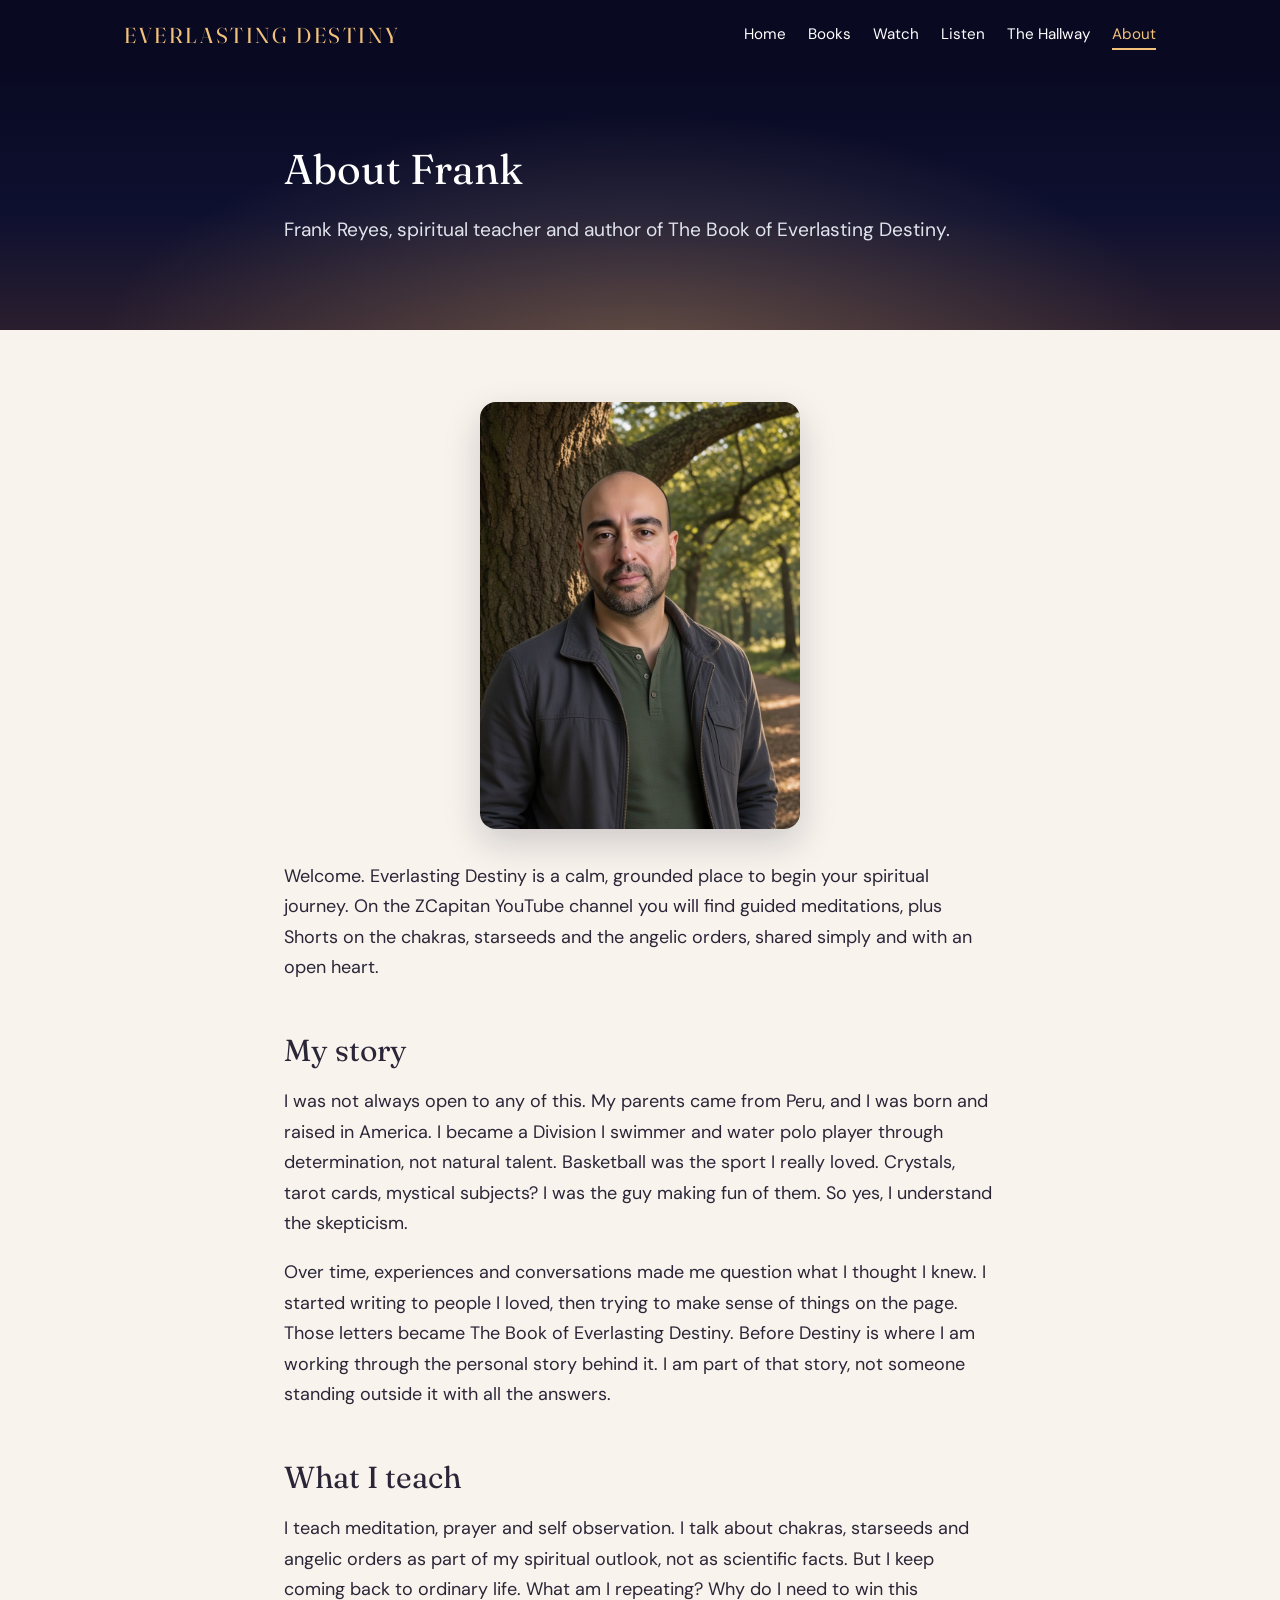
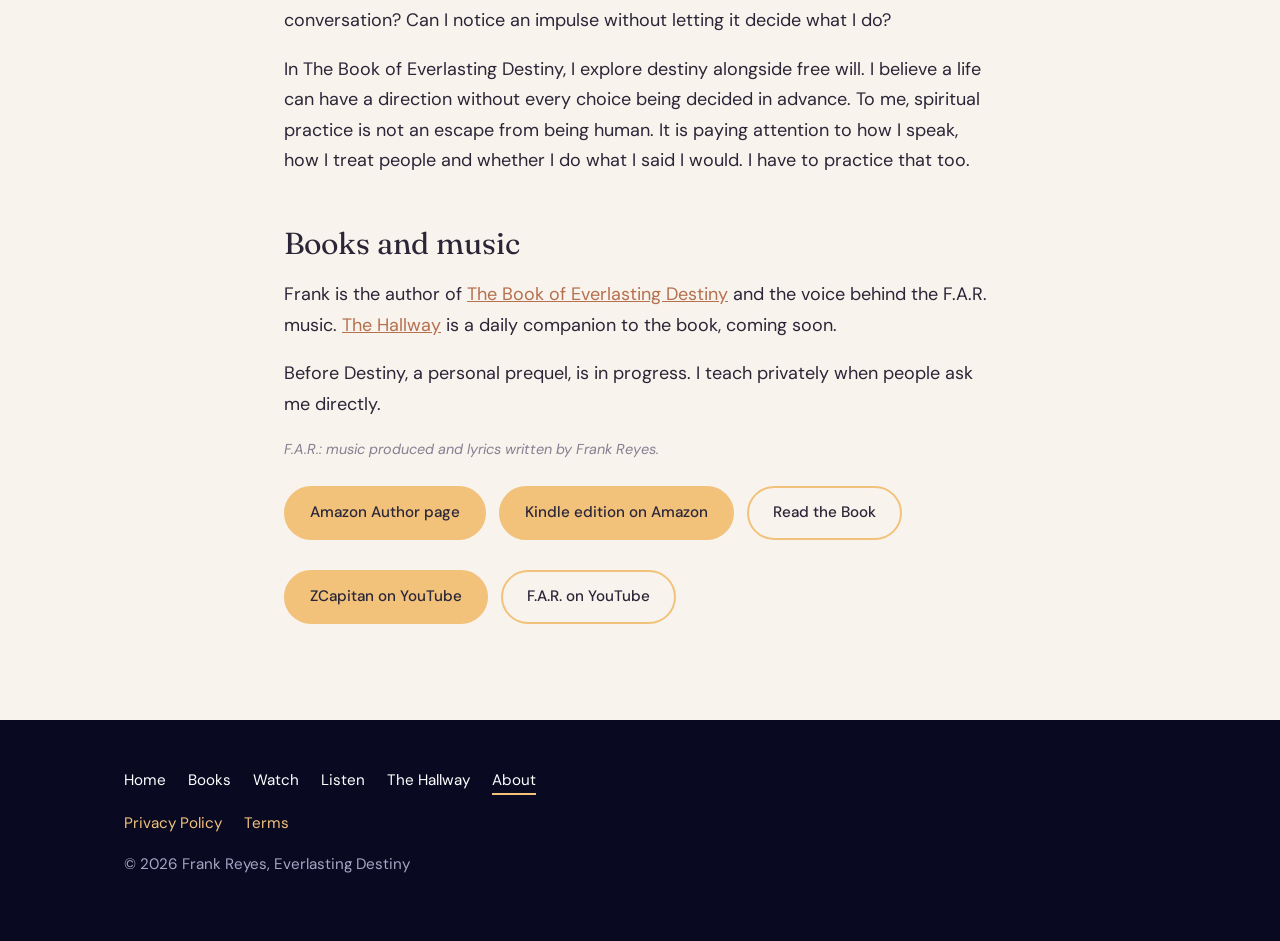
<file: about.html>
<!DOCTYPE html>
<html lang="en">
<head>
<meta charset="utf-8">
<meta name="viewport" content="width=device-width, initial-scale=1">
<title>About | Everlasting Destiny | Frank Reyes</title>
<meta name="description" content="Frank Reyes, spiritual teacher and author of The Book of Everlasting Destiny. Everlasting Destiny is a calm, grounded place to begin your spiritual journey. On the ZCapitan YouTube channel you will find guided meditations, plus Shorts on the chakras, starseeds and the angelic orders, shared simply and with an open heart.">
<link rel="canonical" href="https://everlastingdestiny.com/about.html">
<script type="application/ld+json">
{
 "@context": "https://schema.org",
 "@graph": [
  {
   "@type": "WebSite",
   "@id": "https://everlastingdestiny.com/#website",
   "url": "https://everlastingdestiny.com/",
   "name": "Everlasting Destiny",
   "publisher": {
    "@id": "https://everlastingdestiny.com/#person"
   },
   "inLanguage": "en"
  },
  {
   "@type": "Person",
   "@id": "https://everlastingdestiny.com/#person",
   "name": "Frank Reyes",
   "url": "https://everlastingdestiny.com/about.html",
   "description": "Frank Reyes, spiritual teacher and author of The Book of Everlasting Destiny.",
   "sameAs": [
    "https://www.youtube.com/@zcapitan11-11",
    "https://www.youtube.com/channel/UCcsgFkU-D784oD-atWfQndQ",
    "https://www.youtube.com/@FARofficialmusic",
    "https://open.spotify.com/artist/4A9txgDPPvknNL4i1zUjVq",
    "https://www.amazon.com/author/frankreyes"
   ]
  },
  {
   "@type": "AboutPage",
   "@id": "https://everlastingdestiny.com/about.html#webpage",
   "url": "https://everlastingdestiny.com/about.html",
   "name": "About | Everlasting Destiny | Frank Reyes",
   "description": "Frank Reyes, spiritual teacher and author of The Book of Everlasting Destiny. Everlasting Destiny is a calm, grounded place to begin your spiritual journey. On the ZCapitan YouTube channel you will find guided meditations, plus Shorts on the chakras, starseeds and the angelic orders, shared simply and with an open heart.",
   "isPartOf": {
    "@id": "https://everlastingdestiny.com/#website"
   },
   "inLanguage": "en",
   "about": {
    "@id": "https://everlastingdestiny.com/#person"
   },
   "mainEntity": {
    "@id": "https://everlastingdestiny.com/#person"
   }
  }
 ]
}
</script>
<link rel="stylesheet" href="style.css">
</head>
<body>
<header class="site-header"><div class="wrap">
<a class="brand" href="index.html" aria-label="Everlasting Destiny, home">Everlasting Destiny</a>
<nav><a href="index.html">Home</a><a href="books.html">Books</a><a href="watch.html">Watch</a><a href="listen.html">Listen</a><a href="destiny-app.html">The Hallway</a><a href="about.html" aria-current="page">About</a></nav>
</div></header>
<main>
<section class="hero small"><div class="wrap narrow">
<h1>About Frank</h1>
<p class="lead">Frank Reyes, spiritual teacher and author of The Book of Everlasting Destiny.</p>
</div></section>
<section><div class="wrap narrow">
<div class="photo"><img src="images/frank-author-trees.jpg" alt="Portrait of Frank Reyes among trees" width="864" height="1152"></div>
<p>Welcome. Everlasting Destiny is a calm, grounded place to begin your spiritual journey. On the ZCapitan YouTube channel you will find guided meditations, plus Shorts on the chakras, starseeds and the angelic orders, shared simply and with an open heart.</p>
<h2>My story</h2>
<p>I was not always open to any of this. My parents came from Peru, and I was born and raised in America. I became a Division I swimmer and water polo player through determination, not natural talent. Basketball was the sport I really loved. Crystals, tarot cards, mystical subjects? I was the guy making fun of them. So yes, I understand the skepticism.</p>
<p>Over time, experiences and conversations made me question what I thought I knew. I started writing to people I loved, then trying to make sense of things on the page. Those letters became The Book of Everlasting Destiny. Before Destiny is where I am working through the personal story behind it. I am part of that story, not someone standing outside it with all the answers.</p>
<h2>What I teach</h2>
<p>I teach meditation, prayer and self observation. I talk about chakras, starseeds and angelic orders as part of my spiritual outlook, not as scientific facts. But I keep coming back to ordinary life. What am I repeating? Why do I need to win this conversation? Can I notice an impulse without letting it decide what I do?</p>
<p>In The Book of Everlasting Destiny, I explore destiny alongside free will. I believe a life can have a direction without every choice being decided in advance. To me, spiritual practice is not an escape from being human. It is paying attention to how I speak, how I treat people and whether I do what I said I would. I have to practice that too.</p>
<h2>Books and music</h2>
<p>Frank is the author of <a href="books.html">The Book of Everlasting Destiny</a> and the voice behind the F.A.R. music. <a href="destiny-app.html">The Hallway</a> is a daily companion to the book, coming soon.</p>
<p>Before Destiny, a personal prequel, is in progress. I teach privately when people ask me directly.</p>
<p class="credit">F.A.R.: music produced and lyrics written by Frank Reyes.</p>
<p><a class="btn" href="https://www.amazon.com/author/frankreyes">Amazon Author page</a> <a class="btn" href="https://www.amazon.com/dp/B0GX2WRFKX">Kindle edition on Amazon</a> <a class="btn ghost" href="books.html">Read the Book</a></p>
<p><a class="btn" href="https://youtube.com/@zcapitan11-11">ZCapitan on YouTube</a> <a class="btn ghost" href="https://www.youtube.com/channel/UCcsgFkU-D784oD-atWfQndQ">F.A.R. on YouTube</a></p>
</div></section>
</main>
<footer class="site-footer"><div class="wrap">
<nav><a href="index.html">Home</a><a href="books.html">Books</a><a href="watch.html">Watch</a><a href="listen.html">Listen</a><a href="destiny-app.html">The Hallway</a><a href="about.html" aria-current="page">About</a></nav>
<p class="legal"><a href="privacy.html">Privacy Policy</a> <a href="terms.html">Terms</a></p>
<p>&copy; 2026 Frank Reyes, Everlasting Destiny</p>
</div></footer>
</body>
</html>
</file>
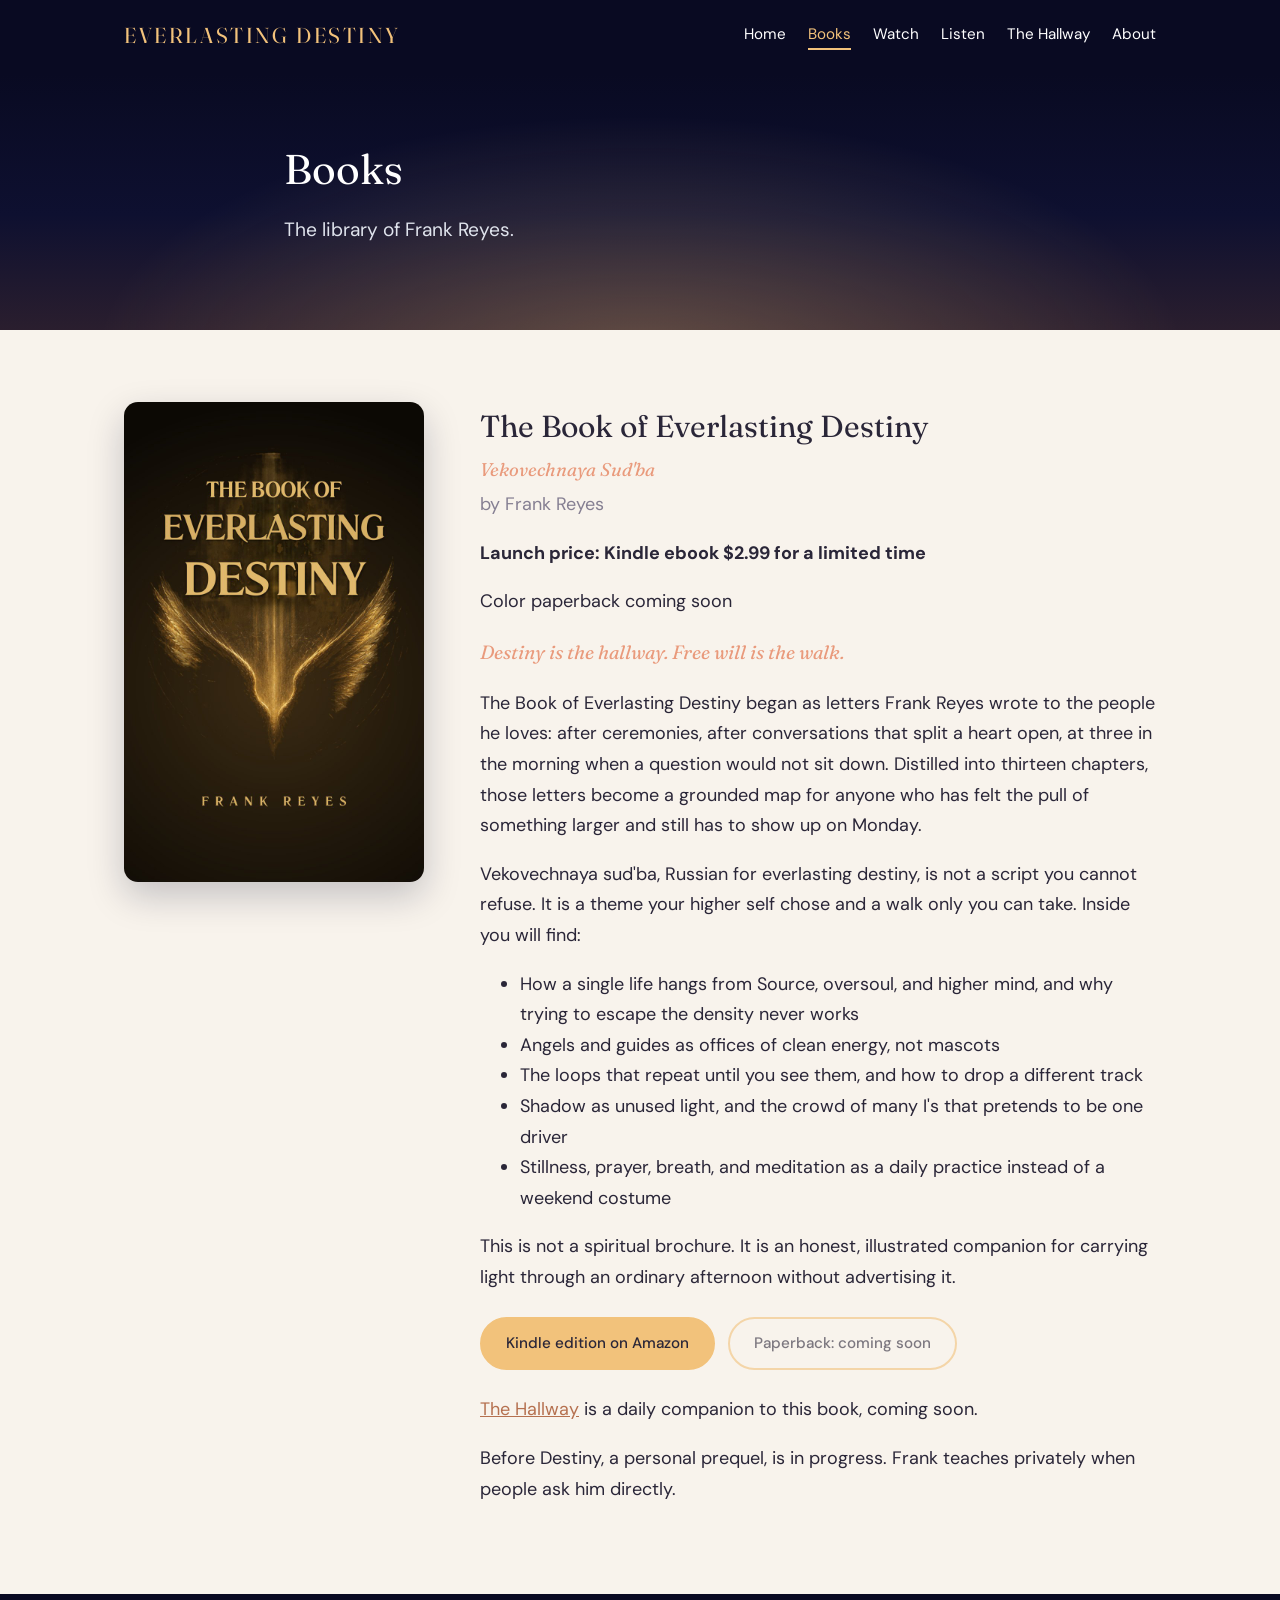
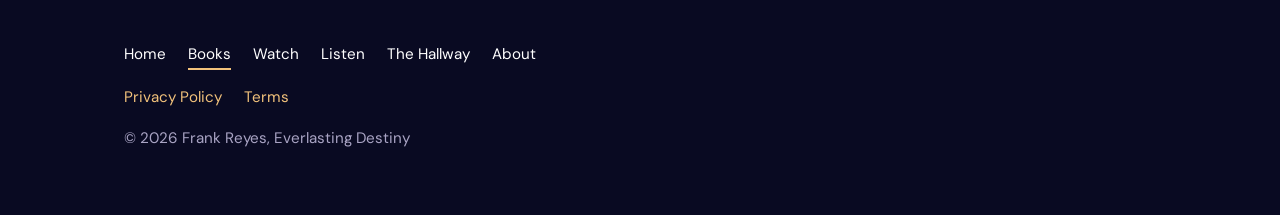
<file: books.html>
<!DOCTYPE html>
<html lang="en">
<head>
<meta charset="utf-8">
<meta name="viewport" content="width=device-width, initial-scale=1">
<title>Books | Everlasting Destiny | Frank Reyes</title>
<meta name="description" content="The Book of Everlasting Destiny by Frank Reyes. Destiny is the hallway. Free will is the walk. Thirteen chapters distilled from letters, a grounded map for anyone who has felt the pull of something larger.">
<link rel="canonical" href="https://everlastingdestiny.com/books.html">
<script type="application/ld+json">
{
 "@context": "https://schema.org",
 "@graph": [
  {
   "@type": "WebSite",
   "@id": "https://everlastingdestiny.com/#website",
   "url": "https://everlastingdestiny.com/",
   "name": "Everlasting Destiny",
   "publisher": {
    "@id": "https://everlastingdestiny.com/#person"
   },
   "inLanguage": "en"
  },
  {
   "@type": "Person",
   "@id": "https://everlastingdestiny.com/#person",
   "name": "Frank Reyes",
   "url": "https://everlastingdestiny.com/about.html",
   "description": "Frank Reyes, spiritual teacher and author of The Book of Everlasting Destiny.",
   "sameAs": [
    "https://www.youtube.com/@zcapitan11-11",
    "https://www.youtube.com/channel/UCcsgFkU-D784oD-atWfQndQ",
    "https://www.youtube.com/@FARofficialmusic",
    "https://open.spotify.com/artist/4A9txgDPPvknNL4i1zUjVq",
    "https://www.amazon.com/author/frankreyes"
   ]
  },
  {
   "@type": "ItemPage",
   "@id": "https://everlastingdestiny.com/books.html#webpage",
   "url": "https://everlastingdestiny.com/books.html",
   "name": "Books | Everlasting Destiny | Frank Reyes",
   "description": "The Book of Everlasting Destiny by Frank Reyes. Destiny is the hallway. Free will is the walk. Thirteen chapters distilled from letters, a grounded map for anyone who has felt the pull of something larger.",
   "isPartOf": {
    "@id": "https://everlastingdestiny.com/#website"
   },
   "inLanguage": "en",
   "mainEntity": {
    "@id": "https://everlastingdestiny.com/books.html#book"
   }
  },
  {
   "@type": "Book",
   "@id": "https://everlastingdestiny.com/books.html#book",
   "name": "The Book of Everlasting Destiny",
   "alternateName": "Vekovechnaya Sud'ba",
   "author": {
    "@id": "https://everlastingdestiny.com/#person"
   },
   "image": "https://everlastingdestiny.com/images/everlasting-destiny-cover.jpg",
   "url": "https://everlastingdestiny.com/books.html",
   "inLanguage": "en",
   "workExample": {
    "@type": "Book",
    "@id": "https://everlastingdestiny.com/books.html#kindle",
    "name": "The Book of Everlasting Destiny (Kindle edition)",
    "bookFormat": "https://schema.org/EBook",
    "author": {
     "@id": "https://everlastingdestiny.com/#person"
    },
    "identifier": {
     "@type": "PropertyValue",
     "propertyID": "ASIN",
     "value": "B0GX2WRFKX"
    },
    "url": "https://www.amazon.com/dp/B0GX2WRFKX",
    "offers": {
     "@type": "Offer",
     "price": "2.99",
     "priceCurrency": "USD",
     "url": "https://www.amazon.com/dp/B0GX2WRFKX",
     "availability": "https://schema.org/InStock",
     "seller": {
      "@type": "Organization",
      "name": "Amazon"
     }
    }
   }
  }
 ]
}
</script>
<link rel="stylesheet" href="style.css">
</head>
<body>
<header class="site-header"><div class="wrap">
<a class="brand" href="index.html" aria-label="Everlasting Destiny, home">Everlasting Destiny</a>
<nav><a href="index.html">Home</a><a href="books.html" aria-current="page">Books</a><a href="watch.html">Watch</a><a href="listen.html">Listen</a><a href="destiny-app.html">The Hallway</a><a href="about.html">About</a></nav>
</div></header>
<main>
<section class="hero small"><div class="wrap narrow">
<h1>Books</h1>
<p class="lead">The library of Frank Reyes.</p>
</div></section>
<section><div class="wrap">
<article class="book">
<img class="cover" src="images/everlasting-destiny-cover.jpg" alt="Cover of The Book of Everlasting Destiny by Frank Reyes" width="800" height="1280">
<div>
<h2>The Book of Everlasting Destiny</h2>
<p class="subtitle">Vekovechnaya Sud'ba</p>
<p class="byline">by Frank Reyes</p>
<p class="launch"><strong>Launch price: Kindle ebook $2.99 for a limited time</strong></p>
<p>Color paperback coming soon</p>
<p class="tagline">Destiny is the hallway. Free will is the walk.</p>
<p>The Book of Everlasting Destiny began as letters Frank Reyes wrote to the people he loves: after ceremonies, after conversations that split a heart open, at three in the morning when a question would not sit down. Distilled into thirteen chapters, those letters become a grounded map for anyone who has felt the pull of something larger and still has to show up on Monday.</p>
<p>Vekovechnaya sud'ba, Russian for everlasting destiny, is not a script you cannot refuse. It is a theme your higher self chose and a walk only you can take. Inside you will find:</p>
<ul>
<li>How a single life hangs from Source, oversoul, and higher mind, and why trying to escape the density never works</li>
<li>Angels and guides as offices of clean energy, not mascots</li>
<li>The loops that repeat until you see them, and how to drop a different track</li>
<li>Shadow as unused light, and the crowd of many I's that pretends to be one driver</li>
<li>Stillness, prayer, breath, and meditation as a daily practice instead of a weekend costume</li>
</ul>
<p>This is not a spiritual brochure. It is an honest, illustrated companion for carrying light through an ordinary afternoon without advertising it.</p>
<!-- PLACEHOLDER: replace with Amazon paperback link once live -->
<p><a class="btn" href="https://www.amazon.com/dp/B0GX2WRFKX">Kindle edition on Amazon</a> <span class="btn disabled ghost">Paperback: coming soon</span></p>
<p><a href="destiny-app.html">The Hallway</a> is a daily companion to this book, coming soon.</p>
<p>Before Destiny, a personal prequel, is in progress. Frank teaches privately when people ask him directly.</p>

</div>
</article>
</div></section>
</main>
<footer class="site-footer"><div class="wrap">
<nav><a href="index.html">Home</a><a href="books.html" aria-current="page">Books</a><a href="watch.html">Watch</a><a href="listen.html">Listen</a><a href="destiny-app.html">The Hallway</a><a href="about.html">About</a></nav>
<p class="legal"><a href="privacy.html">Privacy Policy</a> <a href="terms.html">Terms</a></p>
<p>&copy; 2026 Frank Reyes, Everlasting Destiny</p>
</div></footer>
</body>
</html>
</file>
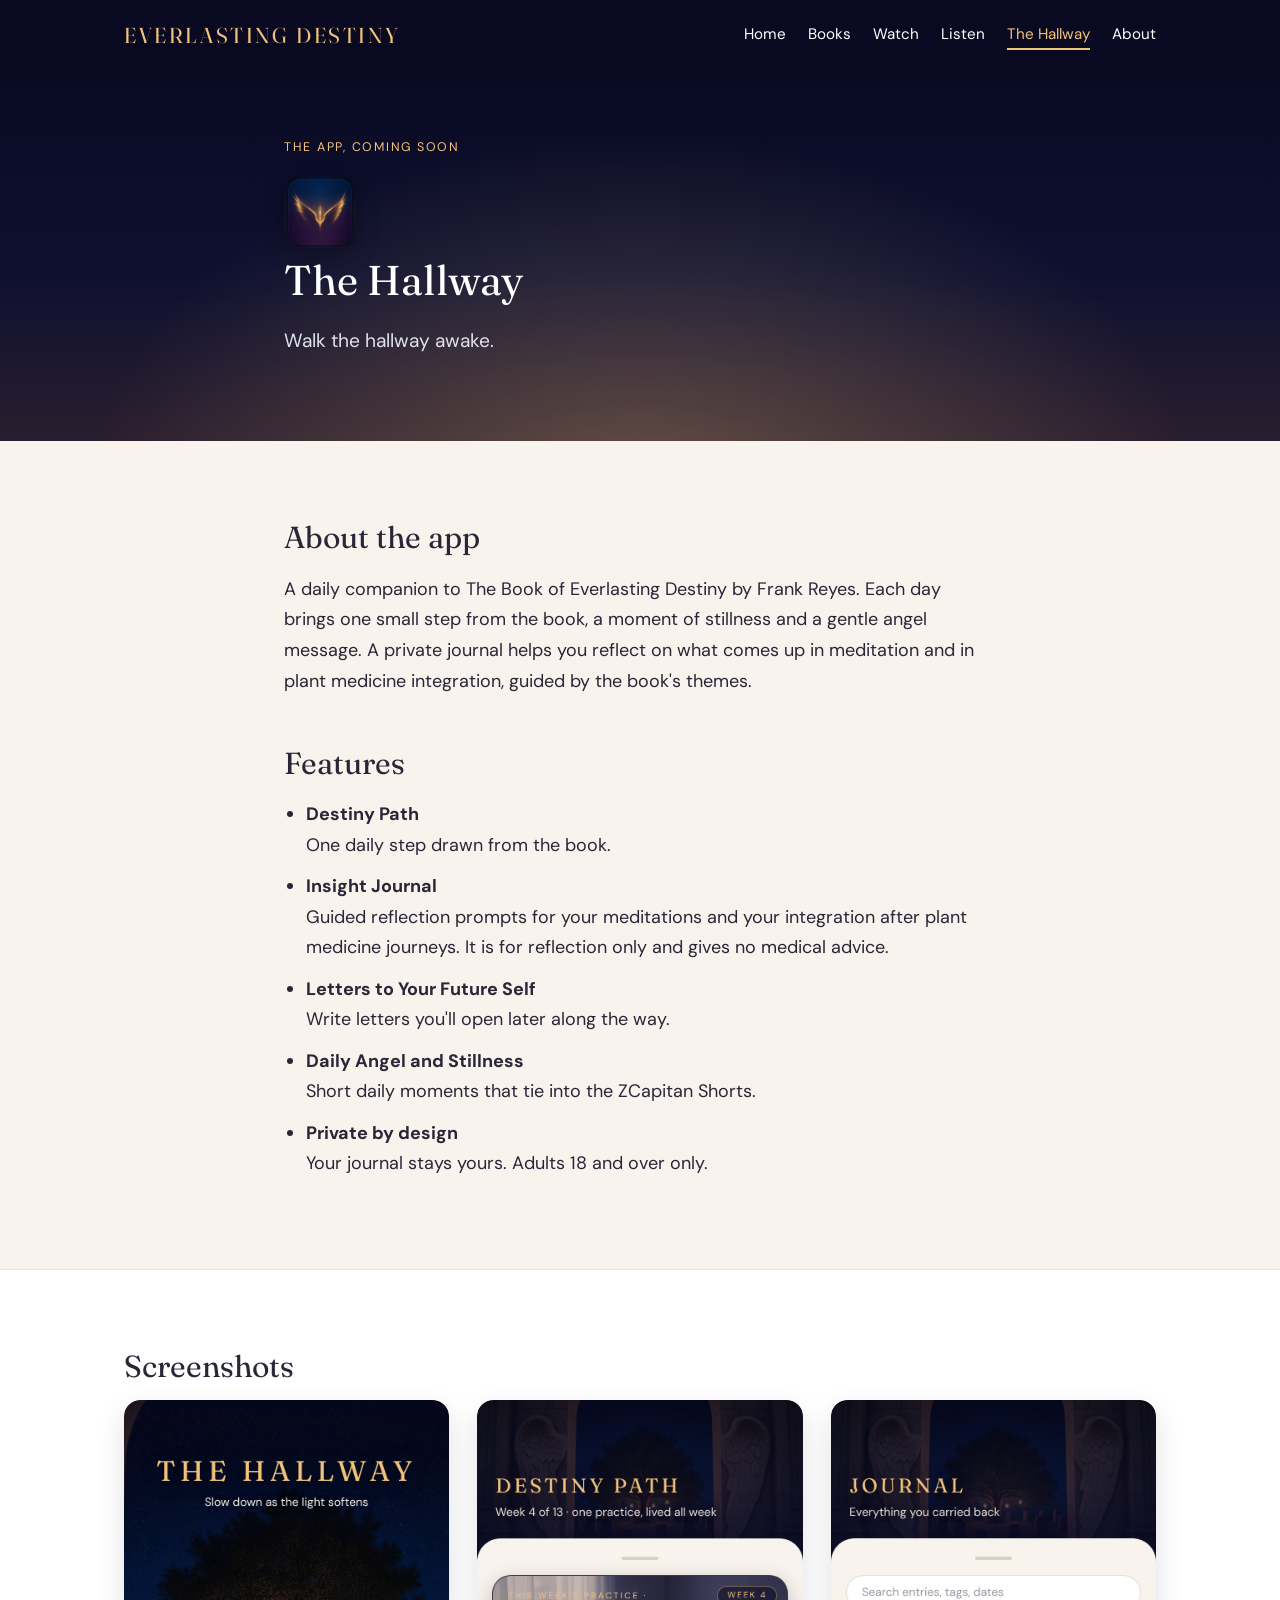
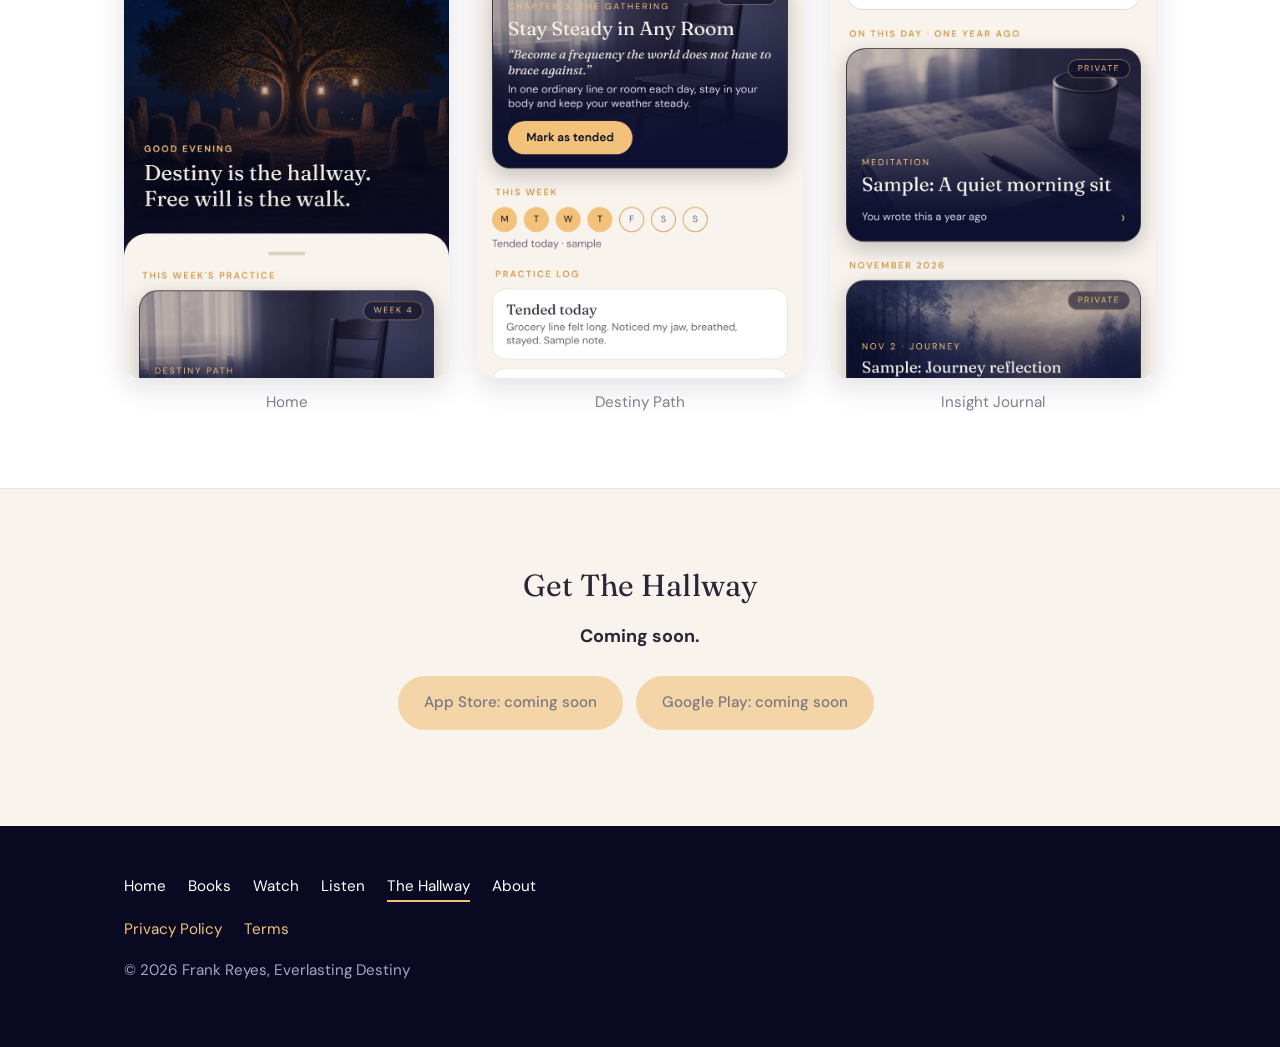
<file: destiny-app.html>
<!DOCTYPE html>
<html lang="en">
<head>
<meta charset="utf-8">
<meta name="viewport" content="width=device-width, initial-scale=1">
<title>The Hallway | Everlasting Destiny | Frank Reyes</title>
<meta name="description" content="The Hallway: a daily companion to The Book of Everlasting Destiny by Frank Reyes. Each day brings one small step from the book, a moment of stillness and a gentle angel message.">
<link rel="canonical" href="https://everlastingdestiny.com/destiny-app.html">
<script type="application/ld+json">
{
 "@context": "https://schema.org",
 "@graph": [
  {
   "@type": "WebSite",
   "@id": "https://everlastingdestiny.com/#website",
   "url": "https://everlastingdestiny.com/",
   "name": "Everlasting Destiny",
   "publisher": {
    "@id": "https://everlastingdestiny.com/#person"
   },
   "inLanguage": "en"
  },
  {
   "@type": "Person",
   "@id": "https://everlastingdestiny.com/#person",
   "name": "Frank Reyes",
   "url": "https://everlastingdestiny.com/about.html",
   "description": "Frank Reyes, spiritual teacher and author of The Book of Everlasting Destiny.",
   "sameAs": [
    "https://www.youtube.com/@zcapitan11-11",
    "https://www.youtube.com/channel/UCcsgFkU-D784oD-atWfQndQ",
    "https://www.youtube.com/@FARofficialmusic",
    "https://open.spotify.com/artist/4A9txgDPPvknNL4i1zUjVq",
    "https://www.amazon.com/author/frankreyes"
   ]
  },
  {
   "@type": "WebPage",
   "@id": "https://everlastingdestiny.com/destiny-app.html#webpage",
   "url": "https://everlastingdestiny.com/destiny-app.html",
   "name": "The Hallway | Everlasting Destiny | Frank Reyes",
   "description": "The Hallway: a daily companion to The Book of Everlasting Destiny by Frank Reyes. Each day brings one small step from the book, a moment of stillness and a gentle angel message.",
   "isPartOf": {
    "@id": "https://everlastingdestiny.com/#website"
   },
   "inLanguage": "en",
   "mainEntity": {
    "@id": "https://everlastingdestiny.com/destiny-app.html#app"
   }
  },
  {
   "@type": "MobileApplication",
   "@id": "https://everlastingdestiny.com/destiny-app.html#app",
   "name": "The Hallway",
   "url": "https://everlastingdestiny.com/destiny-app.html",
   "description": "A daily companion to The Book of Everlasting Destiny by Frank Reyes. Each day brings one small step from the book, a moment of stillness and a gentle angel message.",
   "author": {
    "@id": "https://everlastingdestiny.com/#person"
   },
   "applicationCategory": "LifestyleApplication",
   "about": {
    "@id": "https://everlastingdestiny.com/books.html#book"
   },
   "contentRating": "Adults 18 and over only"
  }
 ]
}
</script>
<link rel="stylesheet" href="style.css">
</head>
<body>
<header class="site-header"><div class="wrap">
<a class="brand" href="index.html" aria-label="Everlasting Destiny, home">Everlasting Destiny</a>
<nav><a href="index.html">Home</a><a href="books.html">Books</a><a href="watch.html">Watch</a><a href="listen.html">Listen</a><a href="destiny-app.html" aria-current="page">The Hallway</a><a href="about.html">About</a></nav>
</div></header>
<main>
<section class="hero small"><div class="wrap narrow">
<p class="eyebrow">The app, coming soon</p>
<img class="app-icon" src="images/hallway-icon.jpg" width="72" height="72" alt="The Hallway app icon">
<h1>The Hallway</h1>
<p class="lead tagline-light">Walk the hallway awake.</p>
</div></section>
<section><div class="wrap narrow">
<h2>About the app</h2>
<p>A daily companion to The Book of Everlasting Destiny by Frank Reyes. Each day brings one small step from the book, a moment of stillness and a gentle angel message. A private journal helps you reflect on what comes up in meditation and in plant medicine integration, guided by the book's themes.</p>
<h2>Features</h2>
<ul class="features">
<li><strong>Destiny Path</strong> One daily step drawn from the book.</li>
<li><strong>Insight Journal</strong> Guided reflection prompts for your meditations and your integration after plant medicine journeys. It is for reflection only and gives no medical advice.</li>
<li><strong>Letters to Your Future Self</strong> Write letters you'll open later along the way.</li>
<li><strong>Daily Angel and Stillness</strong> Short daily moments that tie into the ZCapitan Shorts.</li>
<li><strong>Private by design</strong> Your journal stays yours. Adults 18 and over only.</li>
</ul>
</div></section>
<section class="band"><div class="wrap">
<h2>Screenshots</h2>
<div class="grid">
<figure class="shot">
<div class="thumb tall"><img src="images/hallway-home.png" width="780" height="4152" alt="Home screen of The Hallway"></div>
<figcaption>Home</figcaption>
</figure>
<figure class="shot">
<div class="thumb tall"><img src="images/hallway-path.png" width="780" height="2446" alt="Destiny Path screen in The Hallway"></div>
<figcaption>Destiny Path</figcaption>
</figure>
<figure class="shot">
<div class="thumb tall"><img src="images/hallway-journal.png" width="780" height="2560" alt="Insight Journal screen in The Hallway"></div>
<figcaption>Insight Journal</figcaption>
</figure>
</div>
</div></section>
<section><div class="wrap narrow center">
<h2>Get The Hallway</h2>
<p><strong>Coming soon.</strong></p>
<!-- PLACEHOLDER: replace with App Store / Google Play links when live -->
<p><span class="btn disabled">App Store: coming soon</span> <span class="btn disabled">Google Play: coming soon</span></p>

</div></section>
</main>
<footer class="site-footer"><div class="wrap">
<nav><a href="index.html">Home</a><a href="books.html">Books</a><a href="watch.html">Watch</a><a href="listen.html">Listen</a><a href="destiny-app.html" aria-current="page">The Hallway</a><a href="about.html">About</a></nav>
<p class="legal"><a href="privacy.html">Privacy Policy</a> <a href="terms.html">Terms</a></p>
<p>&copy; 2026 Frank Reyes, Everlasting Destiny</p>
</div></footer>
</body>
</html>
</file>
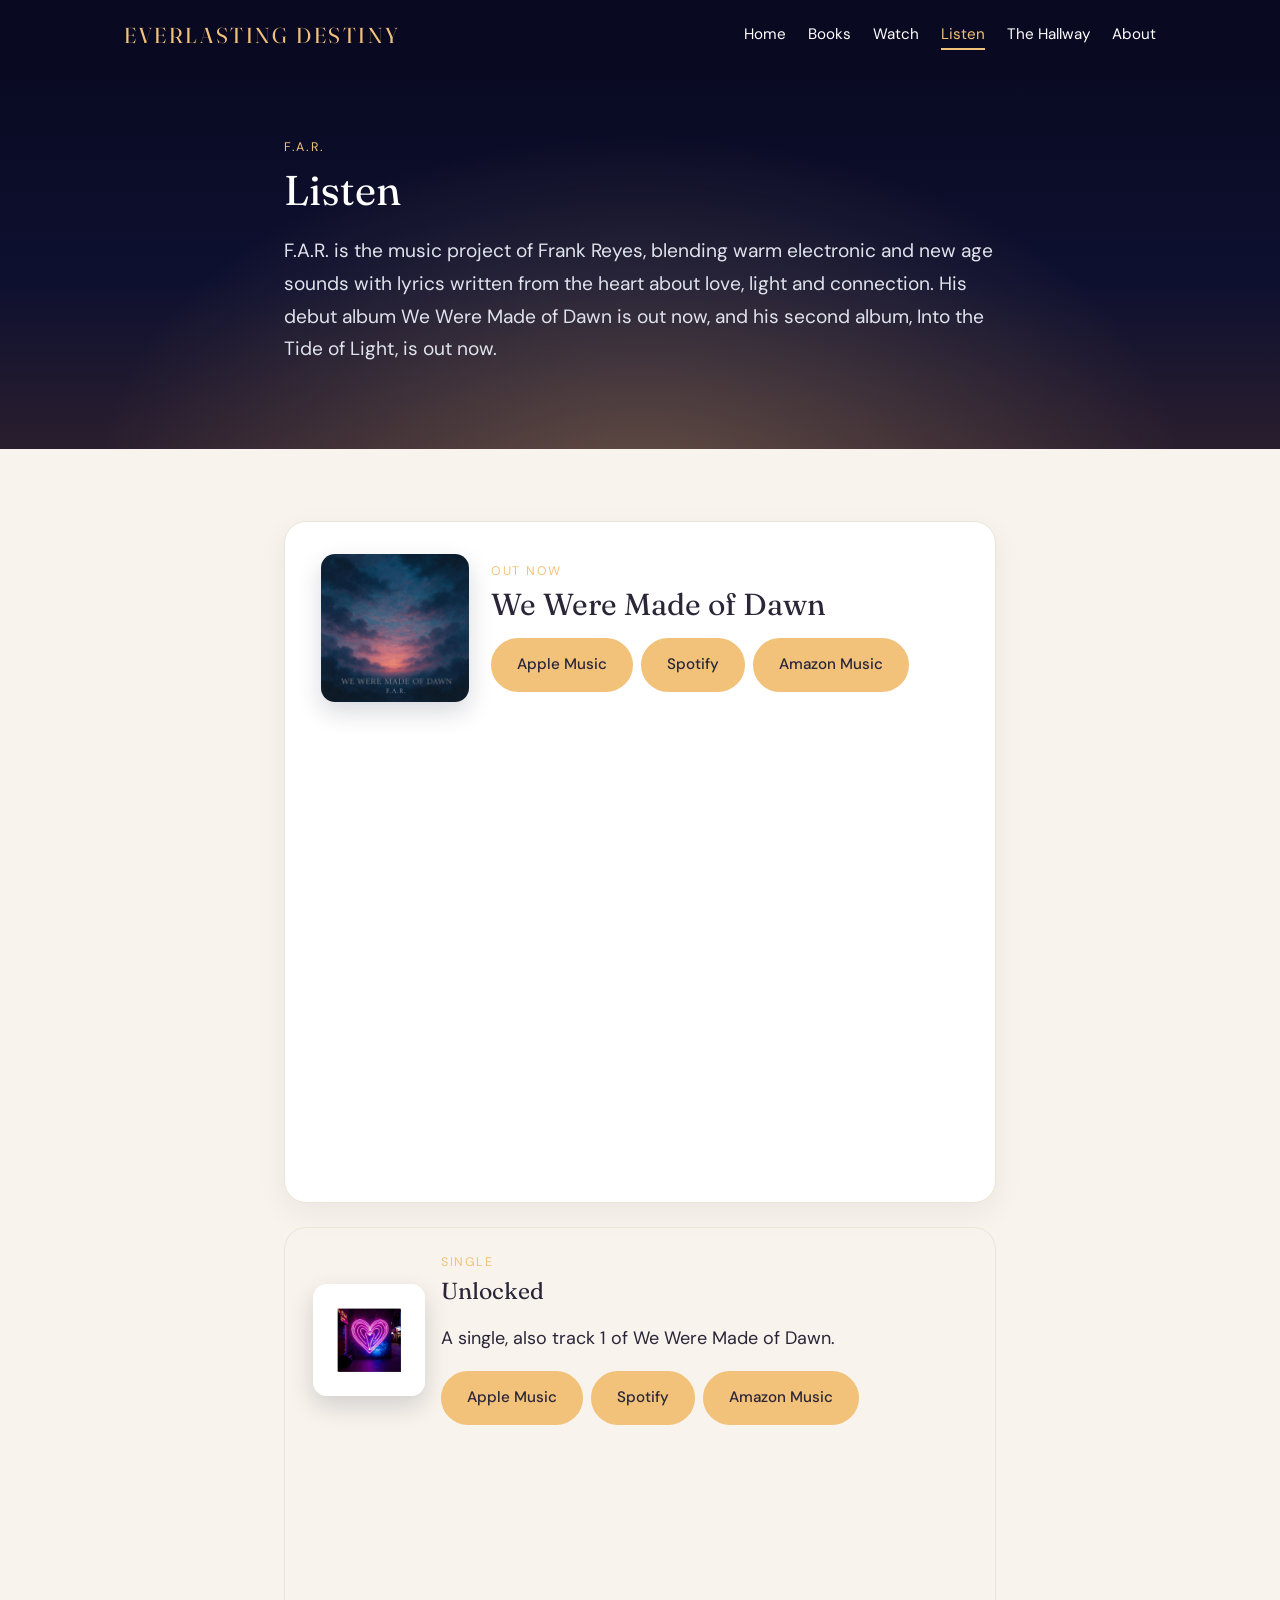
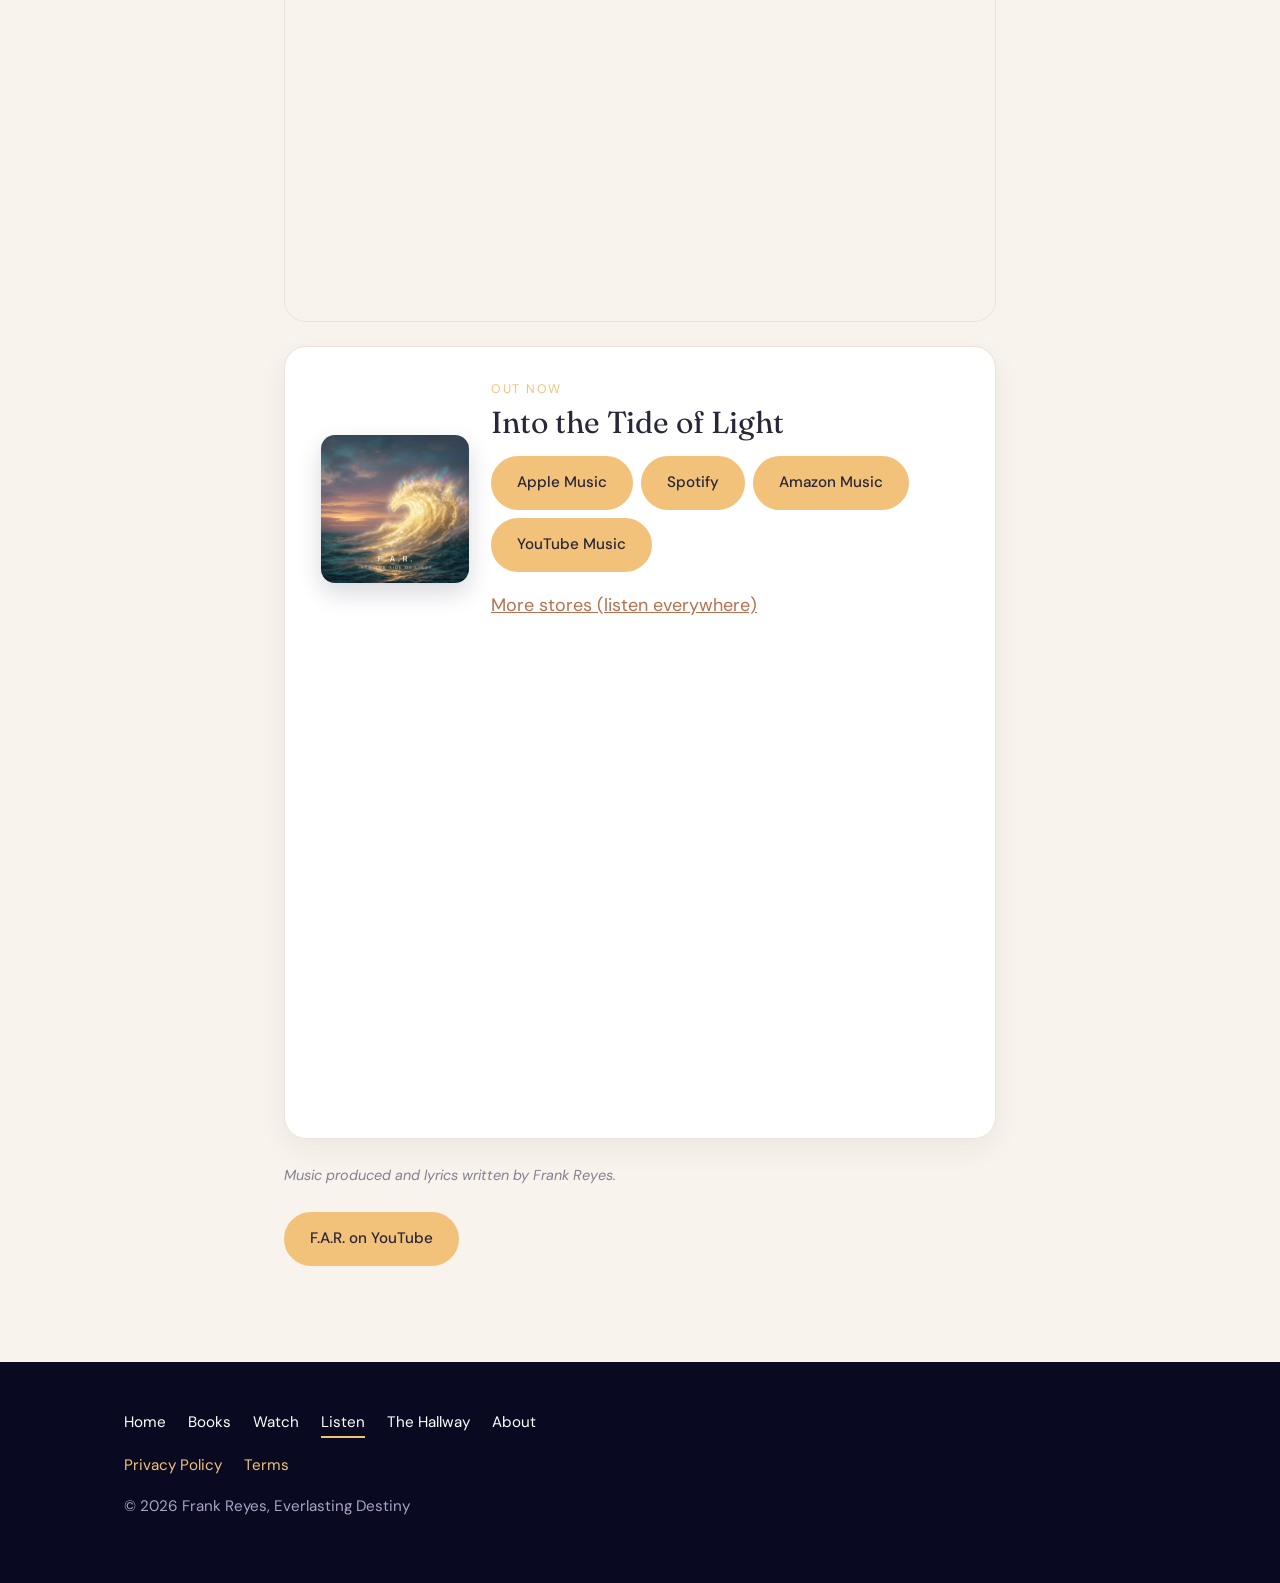
<file: listen.html>
<!DOCTYPE html>
<html lang="en">
<head>
<meta charset="utf-8">
<meta name="viewport" content="width=device-width, initial-scale=1">
<title>Listen | F.A.R. | Everlasting Destiny</title>
<meta name="description" content="F.A.R. is the music project of Frank Reyes, blending warm electronic and new age sounds with lyrics written from the heart about love, light and connection. His debut album We Were Made of Dawn is out now, and his second album, Into the Tide of Light, is out now.">
<link rel="canonical" href="https://everlastingdestiny.com/listen.html">
<script type="application/ld+json">
{
 "@context": "https://schema.org",
 "@graph": [
  {
   "@type": "WebSite",
   "@id": "https://everlastingdestiny.com/#website",
   "url": "https://everlastingdestiny.com/",
   "name": "Everlasting Destiny",
   "publisher": {
    "@id": "https://everlastingdestiny.com/#person"
   },
   "inLanguage": "en"
  },
  {
   "@type": "Person",
   "@id": "https://everlastingdestiny.com/#person",
   "name": "Frank Reyes",
   "url": "https://everlastingdestiny.com/about.html",
   "description": "Frank Reyes, spiritual teacher and author of The Book of Everlasting Destiny.",
   "sameAs": [
    "https://www.youtube.com/@zcapitan11-11",
    "https://www.youtube.com/channel/UCcsgFkU-D784oD-atWfQndQ",
    "https://www.youtube.com/@FARofficialmusic",
    "https://open.spotify.com/artist/4A9txgDPPvknNL4i1zUjVq",
    "https://www.amazon.com/author/frankreyes"
   ]
  },
  {
   "@type": "WebPage",
   "@id": "https://everlastingdestiny.com/listen.html#webpage",
   "url": "https://everlastingdestiny.com/listen.html",
   "name": "Listen | F.A.R. | Everlasting Destiny",
   "description": "F.A.R. is the music project of Frank Reyes, blending warm electronic and new age sounds with lyrics written from the heart about love, light and connection. His debut album We Were Made of Dawn is out now, and his second album, Into the Tide of Light, is out now.",
   "isPartOf": {
    "@id": "https://everlastingdestiny.com/#website"
   },
   "inLanguage": "en",
   "about": {
    "@id": "https://everlastingdestiny.com/listen.html#far"
   },
   "mainEntity": {
    "@id": "https://everlastingdestiny.com/listen.html#far"
   }
  },
  {
   "@type": "MusicGroup",
   "@id": "https://everlastingdestiny.com/listen.html#far",
   "name": "F.A.R.",
   "url": "https://everlastingdestiny.com/listen.html",
   "description": "F.A.R. is the music project of Frank Reyes, blending warm electronic and new age sounds with lyrics written from the heart about love, light and connection.",
   "genre": ["Electronic", "New Age"],
   "founder": {
    "@id": "https://everlastingdestiny.com/#person"
   },
   "sameAs": [
    "https://open.spotify.com/artist/4A9txgDPPvknNL4i1zUjVq",
    "https://www.youtube.com/@FARofficialmusic",
    "https://www.youtube.com/channel/UCcsgFkU-D784oD-atWfQndQ",
    "https://music.apple.com/us/artist/f-a-r/6788398556",
    "https://www.deezer.com/artist/424013081"
   ]
  },
  {
   "@type": "MusicAlbum",
   "@id": "https://everlastingdestiny.com/listen.html#dawn",
   "name": "We Were Made of Dawn",
   "image": "https://everlastingdestiny.com/images/dawn-cover.jpg",
   "byArtist": {
    "@id": "https://everlastingdestiny.com/listen.html#far"
   },
   "albumReleaseType": "https://schema.org/AlbumRelease",
   "url": "https://music.apple.com/us/album/we-were-made-of-dawn/1855764436",
   "sameAs": [
    "https://music.apple.com/us/album/we-were-made-of-dawn/1855764436",
    "https://open.spotify.com/album/51qinMppFIx5fwuhoMJHGJ",
    "https://music.amazon.com/albums/B0G3H4QKS8",
    "https://www.amazon.com/dp/B0G3H4QKS8",
    "https://www.deezer.com/us/album/861783012"
   ]
  },
  {
   "@type": "MusicAlbum",
   "@id": "https://everlastingdestiny.com/listen.html#unlocked",
   "name": "Unlocked",
   "image": "https://everlastingdestiny.com/images/unlocked-cover.jpg",
   "byArtist": {
    "@id": "https://everlastingdestiny.com/listen.html#far"
   },
   "albumReleaseType": "https://schema.org/SingleRelease",
   "url": "https://music.apple.com/us/album/unlocked-single/1850966532",
   "sameAs": [
    "https://music.apple.com/us/album/unlocked-single/1850966532",
    "https://open.spotify.com/album/1ePNfGny3VcHnwUWRd2TRP",
    "https://music.amazon.com/albums/B0FZ5ZVMC2",
    "https://www.amazon.com/dp/B0FZ5ZVMC2",
    "https://www.deezer.com/us/album/849058352"
   ]
  },
  {
   "@type": "MusicAlbum",
   "@id": "https://everlastingdestiny.com/listen.html#tide",
   "name": "Into the Tide of Light",
   "image": "https://everlastingdestiny.com/images/tide-cover.jpg",
   "byArtist": {
    "@id": "https://everlastingdestiny.com/listen.html#far"
   },
   "albumReleaseType": "https://schema.org/AlbumRelease",
   "datePublished": "2026-11-10",
   "url": "https://music.apple.com/us/album/into-the-tide-of-light/6826265723",
   "sameAs": [
    "https://music.apple.com/us/album/into-the-tide-of-light/6826265723",
    "https://open.spotify.com/album/3HcXdvXNxi0qfPTloNpJuP",
    "https://music.amazon.com/albums/B0HP341TRZ",
    "https://music.youtube.com/playlist?list=OLAK5uy_kROdvsQGsOCKV-_G_mwuh-84pjj9QpE6I",
    "https://distrokid.com/hyperfollow/far221/into-the-tide-of-light"
   ]
  }
 ]
}
</script>
<link rel="stylesheet" href="style.css">
</head>
<body>
<header class="site-header"><div class="wrap">
<a class="brand" href="index.html" aria-label="Everlasting Destiny, home">Everlasting Destiny</a>
<nav><a href="index.html">Home</a><a href="books.html">Books</a><a href="watch.html">Watch</a><a href="listen.html" aria-current="page">Listen</a><a href="destiny-app.html">The Hallway</a><a href="about.html">About</a></nav>
</div></header>
<main>
<section class="hero small"><div class="wrap narrow">
<p class="eyebrow">F.A.R.</p>
<h1>Listen</h1>
<p class="lead">F.A.R. is the music project of Frank Reyes, blending warm electronic and new age sounds with lyrics written from the heart about love, light and connection. His debut album We Were Made of Dawn is out now, and his second album, Into the Tide of Light, is out now.</p>
</div></section>
<section><div class="wrap narrow">
<article class="album" id="dawn">
<div class="album-top">
<img class="album-cover" src="images/dawn-cover.jpg" alt="Cover of We Were Made of Dawn by F.A.R." width="1200" height="1200">
<div>
<p class="eyebrow">Out now</p>
<h2>We Were Made of Dawn</h2>
<p class="stores"><a class="btn" href="https://music.apple.com/us/album/we-were-made-of-dawn/1855764436">Apple Music</a> <a class="btn" href="https://open.spotify.com/album/51qinMppFIx5fwuhoMJHGJ">Spotify</a> <a class="btn" href="https://music.amazon.com/albums/B0G3H4QKS8">Amazon Music</a></p>
</div>
</div>
<iframe class="play apple" title="Play We Were Made of Dawn on Apple Music" src="https://embed.music.apple.com/us/album/we-were-made-of-dawn/1855764436" width="660" height="450" loading="lazy" allow="autoplay *; encrypted-media *; fullscreen *; clipboard-write" sandbox="allow-forms allow-popups allow-same-origin allow-scripts allow-storage-access-by-user-activation allow-top-navigation-by-user-activation"></iframe>
</article>
<article class="album secondary" id="unlocked">
<div class="album-top">
<img class="album-cover" src="images/unlocked-cover.jpg" alt="Cover of Unlocked by F.A.R." width="600" height="600">
<div>
<p class="eyebrow">Single</p>
<h2>Unlocked</h2>
<p>A single, also track 1 of We Were Made of Dawn.</p>
<p class="stores"><a class="btn" href="https://music.apple.com/us/album/unlocked-single/1850966532">Apple Music</a> <a class="btn" href="https://open.spotify.com/album/1ePNfGny3VcHnwUWRd2TRP">Spotify</a> <a class="btn" href="https://music.amazon.com/albums/B0FZ5ZVMC2">Amazon Music</a></p>
</div>
</div>
<iframe class="play apple" title="Play Unlocked on Apple Music" src="https://embed.music.apple.com/us/album/unlocked-single/1850966532" width="660" height="450" loading="lazy" allow="autoplay *; encrypted-media *; fullscreen *; clipboard-write" sandbox="allow-forms allow-popups allow-same-origin allow-scripts allow-storage-access-by-user-activation allow-top-navigation-by-user-activation"></iframe>
</article>
<article class="album" id="tide">
<div class="album-top">
<img class="album-cover" src="images/tide-cover.jpg" alt="Cover of Into the Tide of Light by F.A.R." width="1200" height="1200">
<div>
<p class="eyebrow">Out now</p>
<h2>Into the Tide of Light</h2>
<p class="stores"><a class="btn" href="https://music.apple.com/us/album/into-the-tide-of-light/6826265723">Apple Music</a> <a class="btn" href="https://open.spotify.com/album/3HcXdvXNxi0qfPTloNpJuP">Spotify</a> <a class="btn" href="https://music.amazon.com/albums/B0HP341TRZ">Amazon Music</a> <a class="btn" href="https://music.youtube.com/playlist?list=OLAK5uy_kROdvsQGsOCKV-_G_mwuh-84pjj9QpE6I">YouTube Music</a></p>
<p><a href="https://distrokid.com/hyperfollow/far221/into-the-tide-of-light">More stores (listen everywhere)</a></p>
</div>
</div>
<iframe class="play apple" title="Play Into the Tide of Light on Apple Music" src="https://embed.music.apple.com/us/album/into-the-tide-of-light/6826265723" height="450" loading="lazy" allow="autoplay *; encrypted-media *; fullscreen *; clipboard-write" sandbox="allow-forms allow-popups allow-same-origin allow-scripts allow-storage-access-by-user-activation allow-top-navigation-by-user-activation"></iframe>
</article>
<p class="credit">Music produced and lyrics written by Frank Reyes.</p>
<p><a class="btn" href="https://www.youtube.com/@FARofficialmusic">F.A.R. on YouTube</a></p>
</div></section>
</main>
<footer class="site-footer"><div class="wrap">
<nav><a href="index.html">Home</a><a href="books.html">Books</a><a href="watch.html">Watch</a><a href="listen.html" aria-current="page">Listen</a><a href="destiny-app.html">The Hallway</a><a href="about.html">About</a></nav>
<p class="legal"><a href="privacy.html">Privacy Policy</a> <a href="terms.html">Terms</a></p>
<p>&copy; 2026 Frank Reyes, Everlasting Destiny</p>
</div></footer>
</body>
</html>
</file>
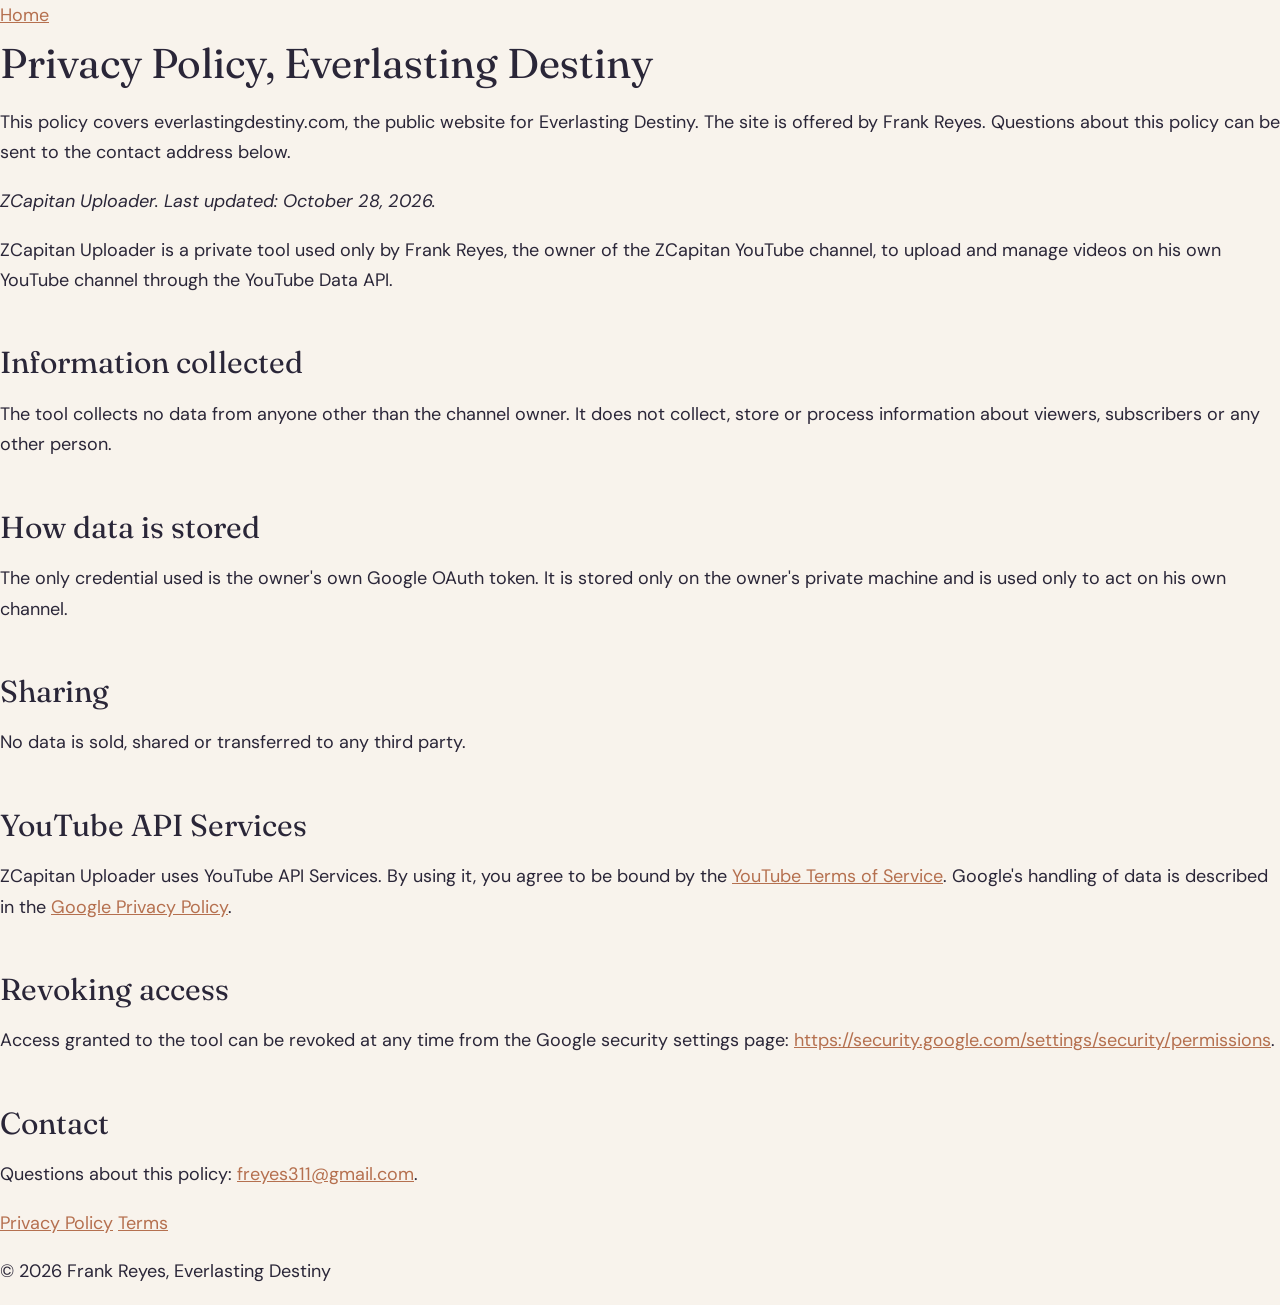
<file: privacy.html>
<!DOCTYPE html>
<html lang="en">
<head>
<meta charset="utf-8">
<meta name="viewport" content="width=device-width, initial-scale=1">
<title>Privacy Policy, Everlasting Destiny</title>
<link rel="stylesheet" href="style.css">
</head>
<body>
<header><nav><a href="index.html">Home</a><!-- <a href="book.html">Book</a> --></nav></header>
<main>
<h1>Privacy Policy, Everlasting Destiny</h1>
<p>This policy covers everlastingdestiny.com, the public website for Everlasting Destiny. The site is offered by Frank Reyes. Questions about this policy can be sent to the contact address below.</p>
<p><em>ZCapitan Uploader. Last updated: October 28, 2026.</em></p>
<p>ZCapitan Uploader is a private tool used only by Frank Reyes, the owner of the ZCapitan YouTube channel, to upload and manage videos on his own YouTube channel through the YouTube Data API.</p>
<h2>Information collected</h2>
<p>The tool collects no data from anyone other than the channel owner. It does not collect, store or process information about viewers, subscribers or any other person.</p>
<h2>How data is stored</h2>
<p>The only credential used is the owner's own Google OAuth token. It is stored only on the owner's private machine and is used only to act on his own channel.</p>
<h2>Sharing</h2>
<p>No data is sold, shared or transferred to any third party.</p>
<h2>YouTube API Services</h2>
<p>ZCapitan Uploader uses YouTube API Services. By using it, you agree to be bound by the <a href="https://www.youtube.com/t/terms">YouTube Terms of Service</a>. Google's handling of data is described in the <a href="https://policies.google.com/privacy">Google Privacy Policy</a>.</p>
<h2>Revoking access</h2>
<p>Access granted to the tool can be revoked at any time from the Google security settings page: <a href="https://security.google.com/settings/security/permissions">https://security.google.com/settings/security/permissions</a>.</p>
<h2>Contact</h2>
<p>Questions about this policy: <a href="mailto:freyes311@gmail.com">freyes311@gmail.com</a>.</p>
</main>
<footer><a href="privacy.html">Privacy Policy</a> <a href="terms.html">Terms</a><p>&copy; 2026 Frank Reyes, Everlasting Destiny</p></footer>
</body>
</html>
</file>
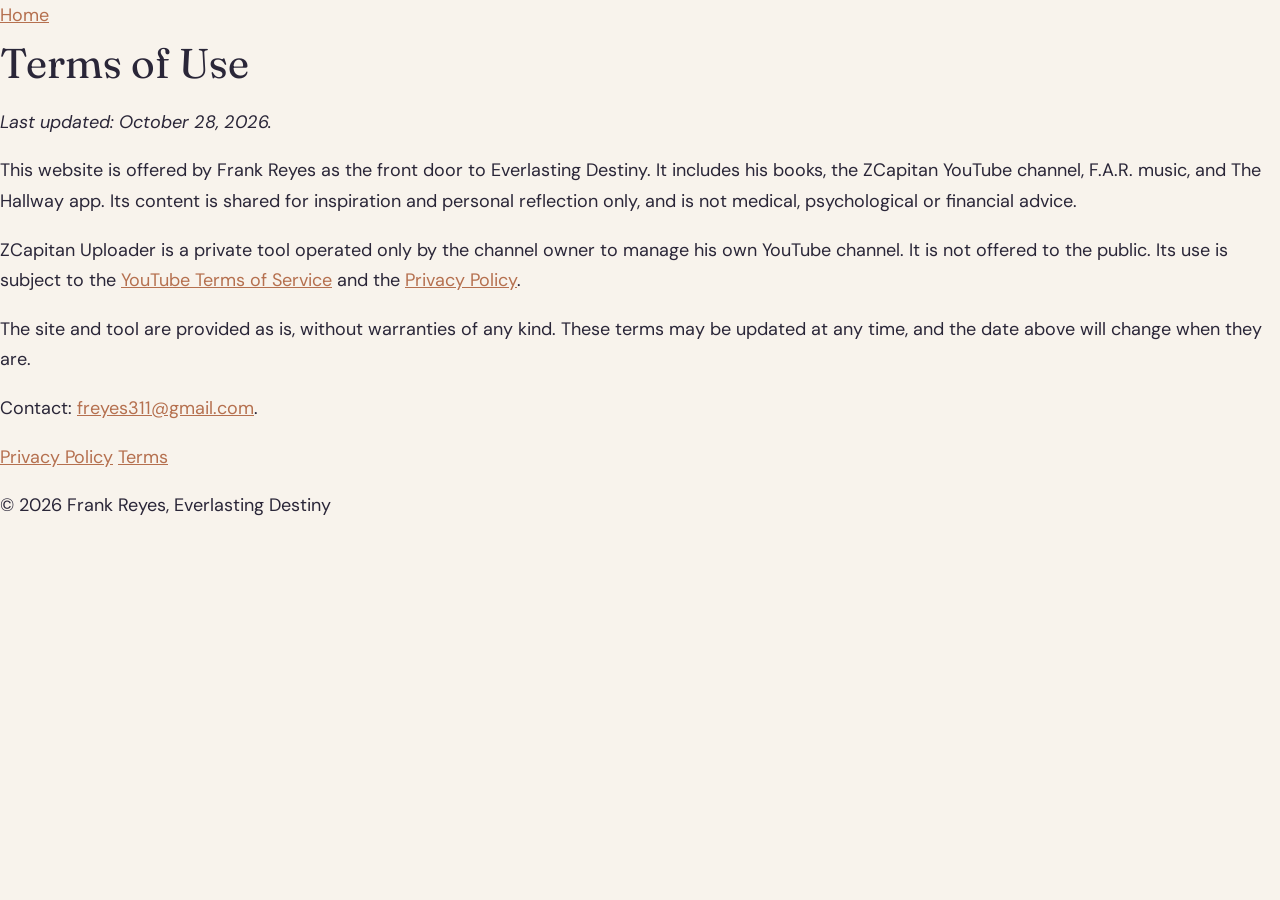
<file: terms.html>
<!DOCTYPE html>
<html lang="en">
<head>
<meta charset="utf-8">
<meta name="viewport" content="width=device-width, initial-scale=1">
<title>Terms of Use, Everlasting Destiny</title>
<link rel="stylesheet" href="style.css">
</head>
<body>
<header><nav><a href="index.html">Home</a><!-- <a href="book.html">Book</a> --></nav></header>
<main>
<h1>Terms of Use</h1>
<p><em>Last updated: October 28, 2026.</em></p>
<p>This website is offered by Frank Reyes as the front door to Everlasting Destiny. It includes his books, the ZCapitan YouTube channel, F.A.R. music, and The Hallway app. Its content is shared for inspiration and personal reflection only, and is not medical, psychological or financial advice.</p>
<p>ZCapitan Uploader is a private tool operated only by the channel owner to manage his own YouTube channel. It is not offered to the public. Its use is subject to the <a href="https://www.youtube.com/t/terms">YouTube Terms of Service</a> and the <a href="privacy.html">Privacy Policy</a>.</p>
<p>The site and tool are provided as is, without warranties of any kind. These terms may be updated at any time, and the date above will change when they are.</p>
<p>Contact: <a href="mailto:freyes311@gmail.com">freyes311@gmail.com</a>.</p>
</main>
<footer><a href="privacy.html">Privacy Policy</a> <a href="terms.html">Terms</a><p>&copy; 2026 Frank Reyes, Everlasting Destiny</p></footer>
</body>
</html>
</file>
<file: style.css>
@import url('https://fonts.googleapis.com/css2?family=Fraunces:ital,opsz,wght@0,9..144,300;0,9..144,400;0,9..144,500;1,9..144,300;1,9..144,400&family=DM+Sans:wght@400;500;600&display=swap');
:root{--navy:#0E1030;--navy2:#2A1E2E;--night:#090A22;--gold:#F2C27B;--gold-deep:#D49B4C;--peach:#E99A7C;--gold-soft:#F8EBD5;--cream:#F8F3EC;--ink:#2A2638;--muted:#857F92;--line:#ECE4D8}
*{box-sizing:border-box}
body{margin:0;font-family:"DM Sans",system-ui,sans-serif;color:var(--ink);background:var(--cream);line-height:1.7;font-size:18px}
img{max-width:100%;height:auto}
a{color:#B5704F}
h1,h2,h3{font-family:Fraunces,Georgia,serif;color:var(--ink);line-height:1.2;font-weight:400}
h1{font-size:2.6rem;margin:.2em 0 .4em}
h2{font-size:1.9rem;margin:1.6em 0 .5em}
section h2:first-child,.card h2,.feature h2,.book h2{margin-top:.2em}
.wrap{max-width:1080px;margin:0 auto;padding:0 24px}
.narrow{max-width:760px}
.center{text-align:center}
section{padding:72px 0}
.band{background:#fff;border-top:1px solid var(--line);border-bottom:1px solid var(--line)}
.site-header{background:var(--navy);color:#fff}
.site-header .wrap{display:flex;flex-wrap:wrap;align-items:center;justify-content:space-between;gap:12px;padding-top:18px;padding-bottom:18px}
.brand{font-family:Fraunces,Georgia,serif;color:var(--gold);text-decoration:none;font-size:1.4rem;letter-spacing:.04em}
.brand span{color:#dfe3ec;font-size:.95rem;margin-left:8px}
nav{display:flex;flex-wrap:wrap;gap:6px 22px}
.site-header nav a{color:#fff;text-decoration:none;font-family:"DM Sans",system-ui,sans-serif;font-size:.95rem}
nav a[aria-current]{color:var(--gold);border-bottom:2px solid var(--gold)}
.hero{background:radial-gradient(ellipse at 50% 110%,rgba(242,194,123,.28),transparent 60%),linear-gradient(180deg,var(--night) 0%,var(--navy) 55%,var(--navy2) 100%);color:#F4EEE6;padding:96px 0}
.hero.small{padding:64px 0}
.hero h1{color:#fff}
.hero .lead{color:#dfe3ec}
.lead{font-size:1.2rem}
.eyebrow{font-family:"DM Sans",system-ui,sans-serif;text-transform:uppercase;letter-spacing:.14em;font-size:.78rem;color:var(--gold);margin:0}
.tagline{font-family:Fraunces,Georgia,serif;font-style:italic;color:var(--peach);font-size:1.2rem}
.btn{display:inline-block;background:var(--gold);color:var(--ink);font-weight:500;text-decoration:none;padding:12px 24px;border-radius:999px;font-family:"DM Sans",system-ui,sans-serif;font-size:.95rem;margin:6px 8px 6px 0;border:2px solid var(--gold)}
.btn.ghost{background:transparent;color:inherit}
.hero .btn.ghost{color:#fff}
.btn.disabled{opacity:.6}
.feature,.book{display:grid;grid-template-columns:300px 1fr;gap:56px;align-items:start}
.cover{border-radius:14px;box-shadow:0 14px 36px rgba(14,16,48,.22)}
.steps{counter-reset:s;list-style:none;padding:0}
.steps li{counter-increment:s;position:relative;padding:14px 0 14px 64px;border-bottom:1px solid var(--line)}
.steps li::before{content:counter(s);position:absolute;left:0;top:12px;width:44px;height:44px;border-radius:50%;background:var(--navy);color:var(--gold);display:flex;align-items:center;justify-content:center;font-size:1.1rem}
.steps li a{display:block;font-size:1.15rem}
.steps li span{color:var(--muted);font-size:.95rem}
.cards{display:grid;grid-template-columns:1fr 1fr;gap:32px;align-items:start}
.card{background:#fff;border:1px solid var(--line);border-radius:22px;padding:36px;box-shadow:0 10px 30px rgba(42,38,56,.06)}
.card.music{background:var(--navy);color:#e9ecf3}
.card.music h2{color:#fff}
.card.music .btn{color:var(--navy)}
.credit{font-size:.9rem;color:var(--muted);font-style:italic}
.card.music .credit{color:var(--gold-soft)}
.signup{display:flex;flex-wrap:wrap;gap:10px;margin:16px 0 4px}
.center .signup{justify-content:center}
.signup input{flex:1 1 240px;max-width:360px;padding:12px 16px;border:1px solid var(--line);border-radius:999px;font-size:1rem;background:#fff}
.signup button{padding:12px 24px;border-radius:999px;border:0;background:var(--peach);color:#fff;font-weight:500;font-size:.95rem}
.note{font-size:.85rem;color:var(--muted);margin:0}
.sr{position:absolute;left:-9999px}
.meta{color:var(--muted)}
.grid{display:grid;grid-template-columns:repeat(3,1fr);gap:28px}
.thumb{background:var(--gold-soft);color:var(--ink);aspect-ratio:16/9;display:flex;align-items:center;justify-content:center;border-radius:16px;font-family:"DM Sans",system-ui,sans-serif}
.thumb.wide{margin:32px 0}
.photo{background:var(--gold-soft);width:100%;max-width:320px;margin:0 auto 32px;border-radius:16px;overflow:hidden;aspect-ratio:3/4;box-shadow:0 14px 36px rgba(14,16,48,.18)}
.photo img{display:block;width:100%;height:100%;object-fit:cover;object-position:center}
.tile h3{margin:.6em 0 .2em}
.site-footer{background:var(--navy);color:#cfd5e2;padding:48px 0;font-size:.95rem}
.site-footer nav a,.site-footer a{color:#fff;text-decoration:none;font-family:"DM Sans",system-ui,sans-serif}
.legal a{margin-right:18px;color:var(--gold)!important}
@media(max-width:760px){
body{font-size:17px}
h1{font-size:2rem}
section{padding:52px 0}
.hero{padding:64px 0}
.feature,.book,.cards,.grid{grid-template-columns:1fr;gap:32px}
.cover{max-width:220px}
}
.thumb.tall{aspect-ratio:9/16}
.features{padding-left:1.2em}
.features li{margin:.6em 0}
.features strong{color:var(--ink);display:block}
.proof{color:var(--gold-deep);font-size:1.1rem;margin:0 0 .4em}
.vid{display:block;text-decoration:none;color:var(--ink)}
.vid img{display:block;width:100%;aspect-ratio:16/9;object-fit:cover;border-radius:16px;box-shadow:0 6px 18px rgba(14,16,48,.14)}
.vid span{display:block;margin-top:10px;line-height:1.4}
.steps.vids li{padding:20px 0 20px 64px}
.steps.vids .vid{display:grid;grid-template-columns:220px 1fr;gap:20px;align-items:center}
.steps.vids .vid span{margin:0;font-size:1.1rem}
.farlinks{list-style:none;padding:0;display:flex;flex-wrap:wrap;gap:8px 20px}
.card.music a:not(.btn){color:var(--gold)}
@media(max-width:760px){.steps.vids .vid{grid-template-columns:1fr;gap:10px}}
.vis{display:grid;grid-template-columns:1fr 1fr;gap:20px;margin:20px 0}
.vis .thumb{border-radius:10px}
.card.music .vid{color:#fff}
.card.music .vid span{font-size:.95rem}
.subtitle{font-family:Fraunces,Georgia,serif;font-style:italic;color:var(--peach);font-size:1.15rem;margin:-.3em 0 0}
.byline{color:var(--muted);margin:.2em 0 1em}
.launch{color:var(--ink)}
.site-header{background:var(--night)}
.site-footer{background:var(--night);color:#A9A4C4}
.band{background:#fff}
/* Full screen hero: swap the image by changing --hero-img (desktop) and the mobile media query below */
:root{--hero-img:url("images/hero-hallway.jpg")}
@media(max-width:760px),(orientation:portrait){:root{--hero-img:url("images/hero-hallway-mobile.jpg")}}
html{scroll-behavior:smooth}
body:has(.hero-full) .site-header{position:absolute;top:0;left:0;right:0;z-index:5;background:transparent}
.hero-full{position:relative;isolation:isolate;min-height:100vh;min-height:100svh;display:flex;align-items:flex-end;padding:120px 0 12vh;background:var(--night);color:#F4EEE6;clip-path:inset(0)}
.hero-full::before{content:"";position:fixed;inset:0;z-index:-2;background:var(--night) var(--hero-img) center/cover no-repeat}
.hero-full::after{content:"";position:absolute;inset:0;z-index:-1;background:linear-gradient(180deg,rgba(9,10,34,.55) 0%,rgba(14,16,48,.15) 35%,rgba(14,16,48,.35) 55%,rgba(14,16,48,.85) 100%)}
.hero-full .hero-copy{width:100%}
.hero-full h1,.hero-full .lead,.hero-full .proof{text-shadow:0 2px 24px rgba(0,0,0,.45)}
.over{position:relative;z-index:1;background:var(--cream);border-radius:28px 28px 0 0;margin-top:-28px;box-shadow:0 -18px 40px rgba(9,10,34,.35);overflow:hidden}
.over>section:first-child{border-top:0}
.hero-full .hero-copy>*{animation:rise .9s ease-out both}
.hero-full .hero-copy>*:nth-child(2){animation-delay:.08s}.hero-full .hero-copy>*:nth-child(3){animation-delay:.16s}.hero-full .hero-copy>*:nth-child(4){animation-delay:.24s}.hero-full .hero-copy>*:nth-child(5){animation-delay:.32s}
@keyframes rise{from{opacity:0;transform:translateY(16px)}to{opacity:1;transform:none}}
@media(max-width:760px){.hero-full{padding:140px 0 10vh}.over{border-radius:20px 20px 0 0;margin-top:-20px}}
@media(prefers-reduced-motion:reduce){html{scroll-behavior:auto}.hero-full .hero-copy>*{animation:none}}
.hero-full .proof{text-shadow:0 1px 3px rgba(9,10,34,.9),0 0 18px rgba(9,10,34,.7)}
@media(max-width:760px),(orientation:portrait){.hero-full .hero-copy{background:radial-gradient(closest-side,rgba(9,10,34,.55) 0%,rgba(9,10,34,.4) 55%,rgba(9,10,34,0) 100%);padding-top:12px;padding-bottom:12px}}
.brand{font-family:Fraunces,Georgia,serif;font-weight:400;color:var(--gold);font-size:1.35rem;letter-spacing:.12em;text-transform:uppercase;white-space:nowrap;font-variation-settings:"opsz" 144}
@media(max-width:760px){.brand{font-size:1.05rem;letter-spacing:.1em}}
.app-icon{width:72px;height:72px;border-radius:16px;display:block;margin:18px 0 4px;object-fit:cover;box-shadow:0 8px 22px rgba(0,0,0,.28)}
.shot{margin:0;width:100%}
.shot figcaption{margin:12px 0 0;text-align:center;color:var(--muted);font-size:.95rem}
.thumb.tall{overflow:hidden;position:relative;display:block;width:100%;box-shadow:0 10px 28px rgba(14,16,48,.12)}
.thumb.tall img{position:absolute;inset:0;width:100%;height:100%;object-fit:cover;object-position:center top;border-radius:inherit}
.farstrip{margin:8px 0 4px}
.farrow{display:grid;grid-template-columns:76px 1fr;gap:14px;align-items:start;margin:0 0 16px}
.farcover{width:76px;height:76px;object-fit:cover;border-radius:12px;display:block;box-shadow:0 8px 18px rgba(14,16,48,.22)}
.farname{margin:0 0 6px;font-family:"DM Sans",system-ui,sans-serif;font-weight:500;font-size:1rem}
.fardate{font-weight:400;color:var(--muted);font-size:.9rem}
.card.music .farname{color:#fff}
.card.music .fardate{color:var(--gold-soft)}
.stores{margin:.2em 0;display:flex;flex-wrap:wrap;align-items:center;gap:8px}
.stores .btn{margin:0}
.farstrip .btn{padding:8px 14px;font-size:.88rem}
.stores .btn.disabled{background:transparent;color:var(--muted);border-color:var(--line);opacity:1;cursor:default}
.card.music .stores .btn.disabled{color:var(--gold-soft);border-color:rgba(248,235,213,.4);background:transparent}
.more{margin:.2em 0 0}
.album{background:#fff;border:1px solid var(--line);border-radius:22px;padding:32px 36px;box-shadow:0 10px 30px rgba(42,38,56,.06);margin:0 0 24px}
.album.secondary{padding:24px 28px;box-shadow:none;background:transparent}
.album h2{margin-top:.15em}
.album.secondary h2{font-size:1.45rem}
.album-top{display:grid;grid-template-columns:148px 1fr;gap:22px;align-items:center}
.album.secondary .album-top{grid-template-columns:112px 1fr;gap:16px}
.album-cover{width:100%;height:auto;aspect-ratio:1;object-fit:cover;border-radius:14px;display:block;box-shadow:0 10px 24px rgba(14,16,48,.16)}
.play{display:block;width:100%;height:352px;margin-top:18px;border:0;border-radius:12px}
.play.apple{height:450px}
@media(max-width:760px){
.album-top,.album.secondary .album-top{grid-template-columns:1fr;gap:12px}
.album-cover{width:112px}
.farrow{grid-template-columns:64px 1fr;gap:12px}
.farcover{width:64px;height:64px}
}
</file>
